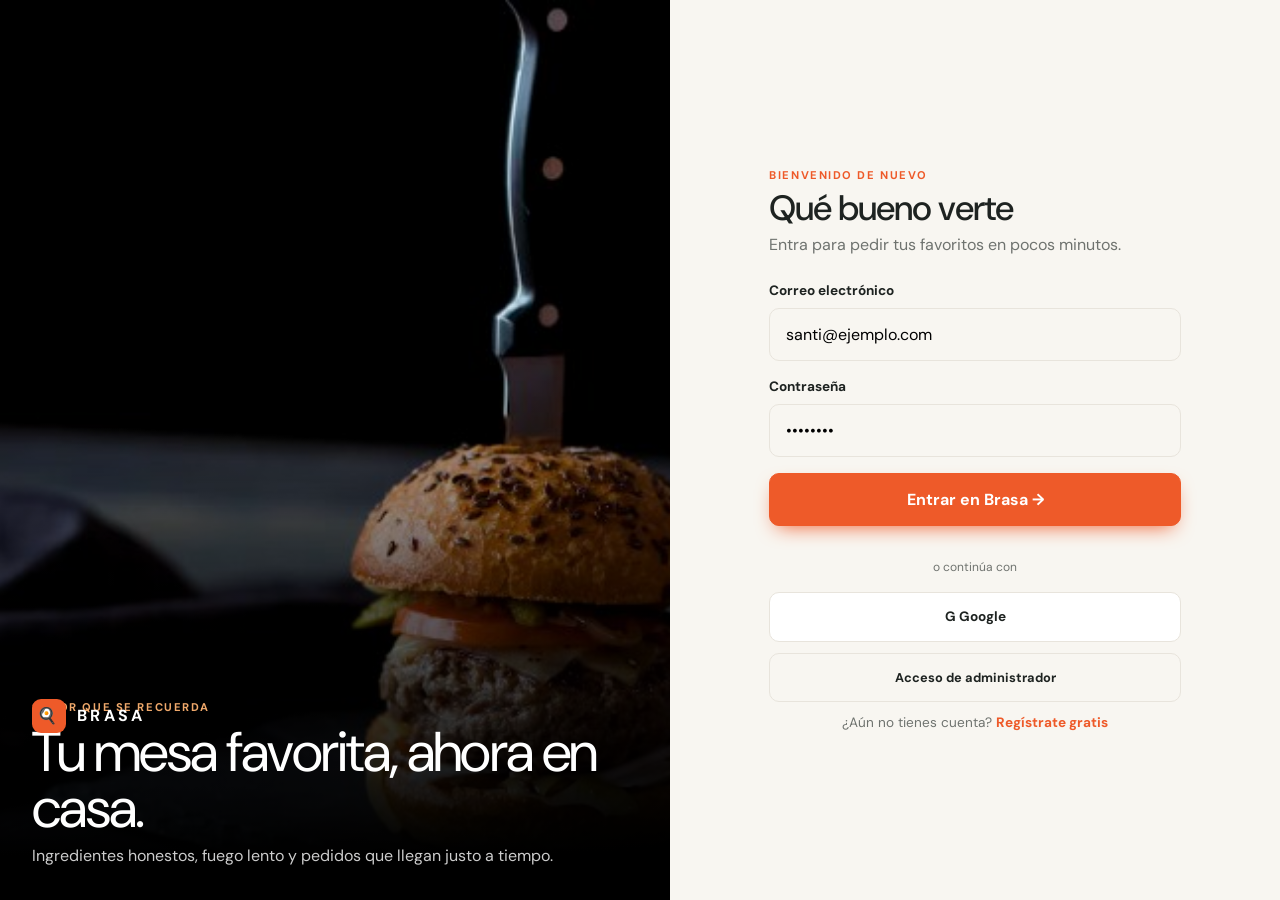
<file: index.html>
<!DOCTYPE html>
<html lang="es">
<head>
  <meta charset="utf-8">
  <meta http-equiv="refresh" content="0; url=login.html">
  <title>BRASA</title>
</head>
<body>
  <p>Entrando en <a href="login.html">BRASA</a>...</p>
</body>
</html>
</file>
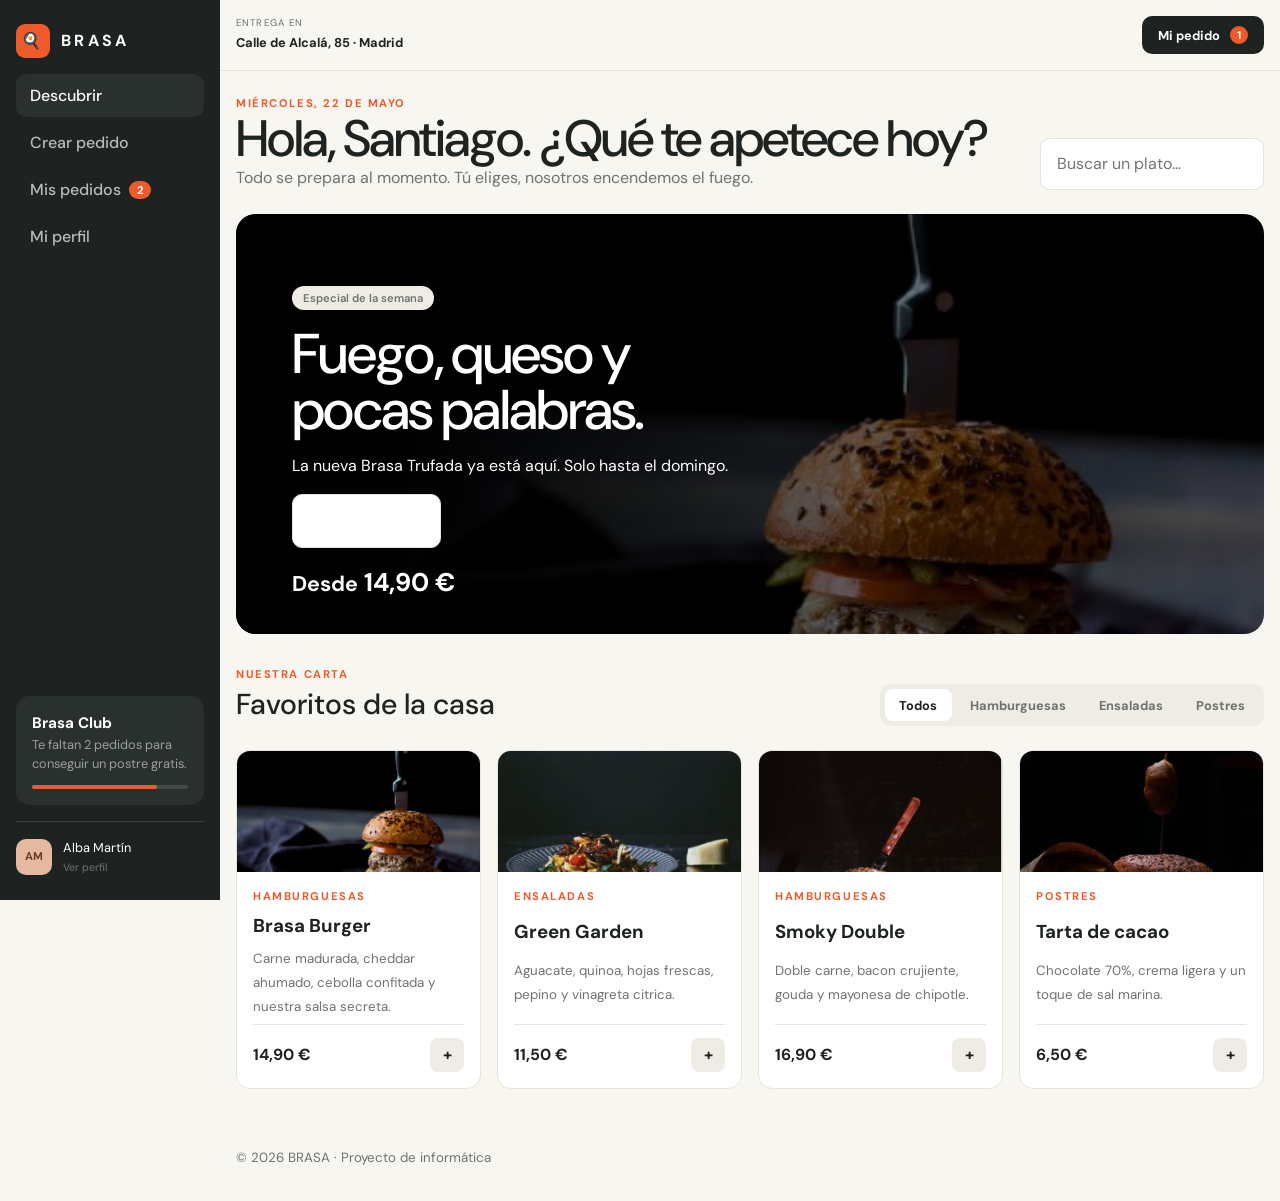
<file: page/index.html>
<!DOCTYPE html>
<html lang="es">
<head>
  <meta charset="utf-8">
  <meta name="viewport" content="width=device-width,initial-scale=1">
  <title>Descubrir · BRASA</title>
  <link rel="preconnect" href="https://fonts.googleapis.com">
  <link href="https://fonts.googleapis.com/css2?family=DM+Sans:wght@400;500;700&display=swap" rel="stylesheet">
  <!-- Apunta al CSS saliendo de la carpeta page -->
  <link rel="stylesheet" href="../css/styles.css">
</head>
<body>
<div class="app">
  <aside class="sidebar">
    <a class="logo" href="index.html"><span>🍳</span>BRASA</a>
    <nav aria-label="Principal">
      <ul>
        <li><a href="index.html" aria-current="page">Descubrir</a></li>
        <li><a href="crear.html">Crear pedido</a></li>
        <li><a href="mis-pedidos.html">Mis pedidos <span class="badge">2</span></a></li>
        <li><a href="perfil.html">Mi perfil</a></li>
      </ul>
    </nav>
    <div class="club">
      <strong>Brasa Club</strong>Te faltan 2 pedidos para conseguir un postre gratis.
      <div class="barra"><i></i></div>
    </div>
    <a class="usuario" href="perfil.html">
      <span class="avatar">AM</span>
      <span>Alba Martín<br><small class="muted">Ver perfil</small></span>
    </a>
  </aside>

  <div>
    <header class="topbar">
      <div class="entrega">
        <small>Entrega en</small>
        <strong>Calle de Alcalá, 85 · Madrid</strong>
      </div>
      <a class="btn-pedido" href="pedido.html">Mi pedido <span class="badge">1</span></a>
    </header>

    <main class="contenido">
      <header class="cabecera-pagina">
        <div>
          <p class="eyebrow">Miércoles, 22 de mayo</p>
          <h1>Hola, Santiago. ¿Qué te apetece hoy?</h1>
          <p class="muted">Todo se prepara al momento. Tú eliges, nosotros encendemos el fuego.</p>
        </div>
        <form role="search">
          <label class="sr" for="q" hidden>Buscar</label>
          <input id="q" type="search" placeholder="Buscar un plato…" style="padding:.8rem 1rem;border:1px solid var(--borde);border-radius:10px;width:100%;font:inherit">
        </form>
      </header>

      <section class="hero" aria-label="Especial de la semana">
        <div>
          <span class="tag">Especial de la semana</span>
          <h2 style="font-size:clamp(2rem,5vw,3.5rem);letter-spacing:-.03em;line-height:1;max-width:11ch">Fuego, queso y pocas palabras.</h2>
          <p>La nueva Brasa Trufada ya está aquí. Solo hasta el domingo.</p>
          <a class="btn" href="detalle.html">Descubrirla →</a>
          <p class="precio"><small>Desde</small> 14,90 €</p>
        </div>
      </section>

      <section aria-labelledby="carta" style="margin-top:var(--e4)">
        <div class="cabecera-pagina">
          <div>
            <p class="eyebrow">Nuestra carta</p>
            <h2 id="carta" style="font-size:1.8rem">Favoritos de la casa</h2>
          </div>
          <nav class="filtros" aria-label="Categorías">
            <a href="#" aria-current="true">Todos</a>
            <a href="#">Hamburguesas</a>
            <a href="#">Ensaladas</a>
            <a href="#">Postres</a>
          </nav>
        </div>

        <!-- 
          CAMBIO HITO 2: 
          La rejilla se deja VACÍA. El archivo main.js leerá el mockData.js 
          e inyectará las tarjetas de los platos automáticamente aquí.
        -->
        <div class="grid-platos"></div>

      </section>
    </main>

    <footer class="contenido muted"><small>© 2026 BRASA · Proyecto de informática</small></footer>
  </div>
</div>

<!-- Enlace al JavaScript modular del Hito 2 -->
<script type="module" src="../js/main.js"></script>
</body>
</html>
</file>
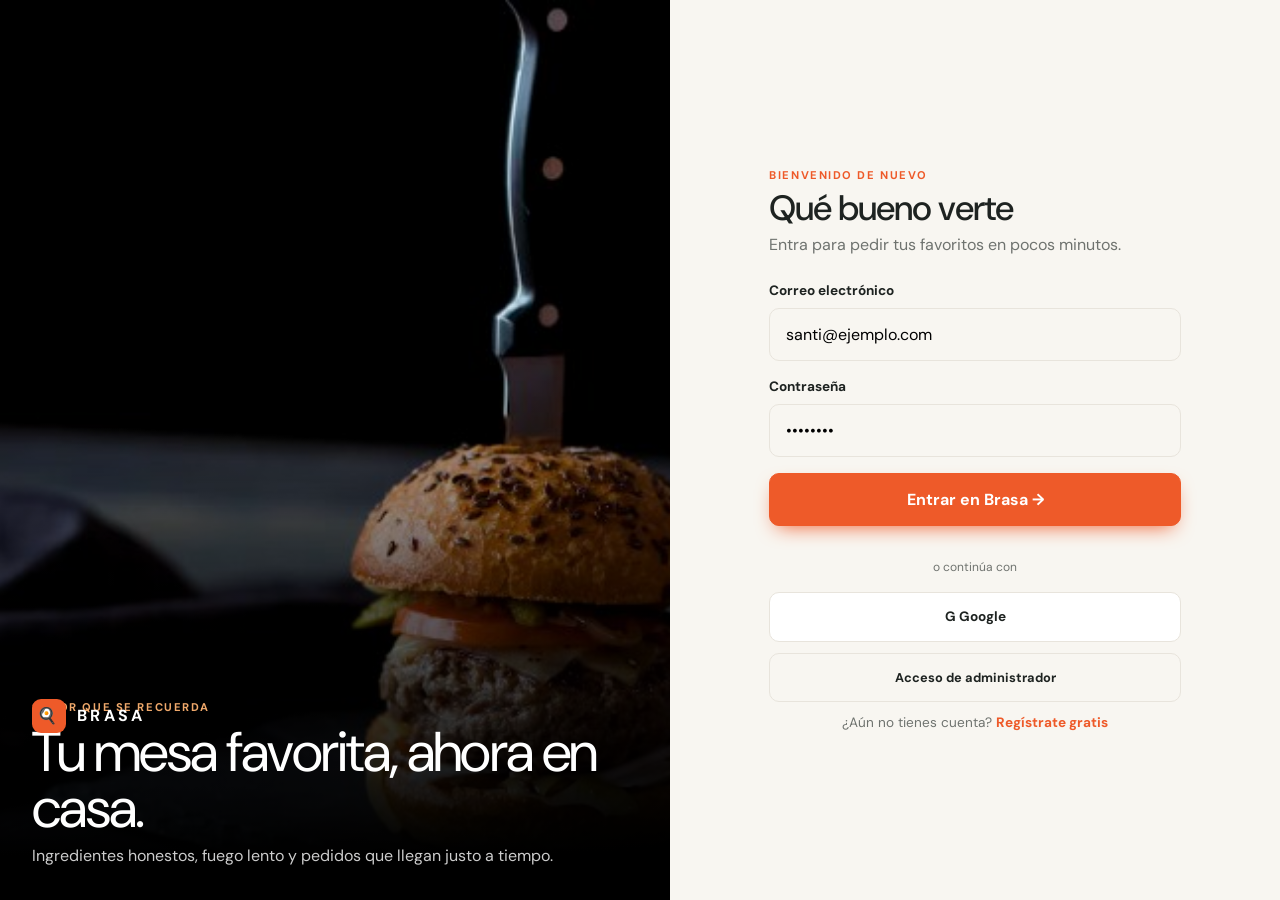
<file: login.html>
<!DOCTYPE html>
<html lang="es">
<head>
  <meta charset="utf-8">
  <meta name="viewport" content="width=device-width,initial-scale=1">
  <title>Entrar · BRASA</title>
  <link rel="preconnect" href="https://fonts.googleapis.com">
  <link href="https://fonts.googleapis.com/css2?family=DM+Sans:wght@400;500;700&display=swap" rel="stylesheet">
  <link rel="stylesheet" href="css/styles.css">
</head>
<body>
<div class="auth">
  <aside class="auth-img" aria-hidden="true">
    <div>
      <a class="logo" href="page/index.html" style="position:absolute;top:var(--e4);left:var(--e4)"><span>🍳</span>BRASA</a>
      <p class="eyebrow" style="color:#f0a96b">Sabor que se recuerda</p>
      <p style="font-size:3.5rem;line-height:1;letter-spacing:-.03em">Tu mesa favorita, ahora en casa.</p>
      <p style="opacity:.8">Ingredientes honestos, fuego lento y pedidos que llegan justo a tiempo.</p>
    </div>
  </aside>

  <main>
    <p class="eyebrow">Bienvenido de nuevo</p>
    <h1>Qué bueno verte</h1>
    <p class="muted">Entra para pedir tus favoritos en pocos minutos.</p>

    <form action="page/index.html">
      <div class="campo">
        <label for="em">Correo electrónico</label>
        <input id="em" type="email" value="santi@ejemplo.com" required>
      </div>
      <div class="campo">
        <label for="pw">Contraseña</label>
        <input id="pw" type="password" value="12345678" required>
      </div>
      <button class="btn btn-primary btn-block">Entrar en Brasa →</button>
    </form>

    <p class="sep">o continúa con</p>
    <div class="auth-alt">
      <a class="btn btn-block" href="page/index.html">G  Google</a>
      <a class="btn btn-block" href="page/index.html" style="background:var(--crema);font-size:.8rem">Acceso de administrador</a>
      <p class="muted">¿Aún no tienes cuenta? <a href="page/registro.html" style="color:var(--naranja);font-weight:700">Regístrate gratis</a></p>
    </div>
  </main>
</div>

<!-- Enlace al JavaScript modular del Hito 2 (ruta desde la raíz) -->
<script type="module" src="./js/main.js"></script>
</body>
</html>
</file>
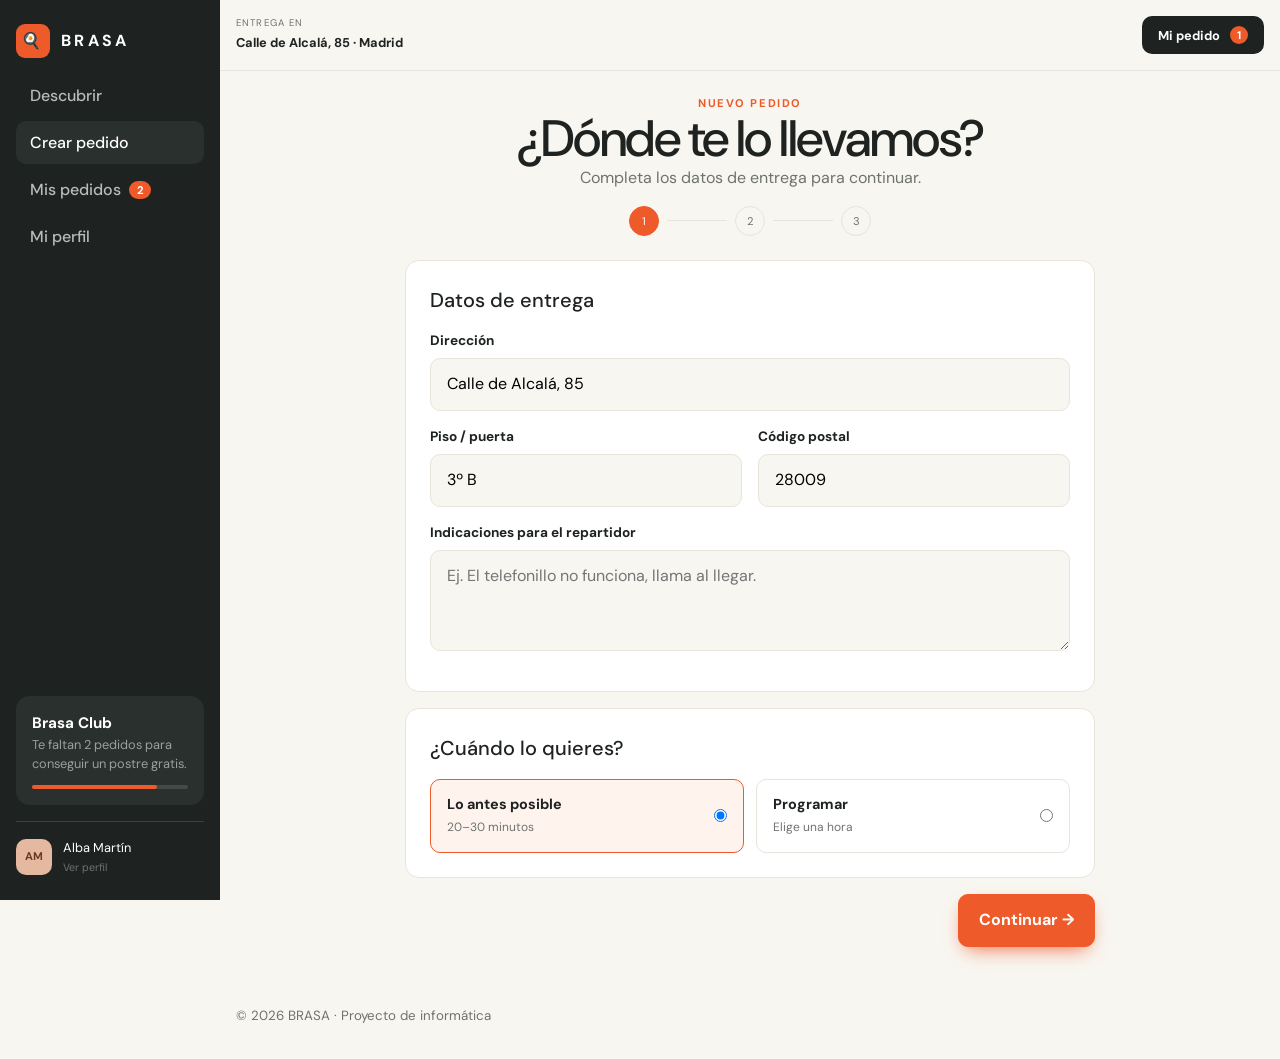
<file: page/crear.html>
<!DOCTYPE html>
<html lang="es">
<head>
  <meta charset="utf-8">
  <meta name="viewport" content="width=device-width,initial-scale=1">
  <title>Crear pedido · BRASA</title>
  <link rel="preconnect" href="https://fonts.googleapis.com">
  <link href="https://fonts.googleapis.com/css2?family=DM+Sans:wght@400;500;700&display=swap" rel="stylesheet">
  <!-- Apunta al CSS saliendo de la carpeta page -->
  <link rel="stylesheet" href="../css/styles.css">
</head>
<body>
<div class="app">
  <aside class="sidebar">
    <!-- Enlaces internos dentro de page -->
    <a class="logo" href="index.html"><span>🍳</span>BRASA</a>
    <nav aria-label="Principal">
      <ul>
        <li><a href="index.html">Descubrir</a></li>
        <li><a href="crear.html" aria-current="page">Crear pedido</a></li>
        <li><a href="mis-pedidos.html">Mis pedidos <span class="badge">2</span></a></li>
        <li><a href="perfil.html">Mi perfil</a></li>
      </ul>
    </nav>
    <div class="club">
      <strong>Brasa Club</strong>Te faltan 2 pedidos para conseguir un postre gratis.
      <div class="barra"><i></i></div>
    </div>
    <a class="usuario" href="perfil.html">
      <span class="avatar">AM</span>
      <span>Alba Martín<br><small class="muted">Ver perfil</small></span>
    </a>
  </aside>

  <div>
    <header class="topbar">
      <div class="entrega">
        <small>Entrega en</small>
        <strong>Calle de Alcalá, 85 · Madrid</strong>
      </div>
      <a class="btn-pedido" href="pedido.html">Mi pedido <span class="badge">1</span></a>
    </header>

    <main class="contenido">
      <div class="centrado">
        <p class="eyebrow">Nuevo pedido</p>
        <h1>¿Dónde te lo llevamos?</h1>
        <p class="muted">Completa los datos de entrega para continuar.</p>
        <ol class="pasos">
          <li class="activo">1</li><hr><li>2</li><hr><li>3</li>
        </ol>

        <form action="pedido.html">
          <section class="card">
            <h2 style="margin-bottom:var(--e2)">Datos de entrega</h2>
            <div class="campo">
              <label for="dir">Dirección</label>
              <input id="dir" value="Calle de Alcalá, 85" required>
            </div>
            <div class="fila">
              <div class="campo">
                <label for="piso">Piso / puerta</label>
                <input id="piso" value="3º B">
              </div>
              <div class="campo">
                <label for="cp">Código postal</label>
                <input id="cp" value="28009" inputmode="numeric">
              </div>
            </div>
            <div class="campo">
              <label for="ind">Indicaciones para el repartidor</label>
              <textarea id="ind" rows="3" placeholder="Ej. El telefonillo no funciona, llama al llegar."></textarea>
            </div>
          </section>

          <section class="card">
            <h2 style="margin-bottom:var(--e2)">¿Cuándo lo quieres?</h2>
            <div class="opciones-tiempo">
              <label class="opcion">
                <span><b>Lo antes posible</b><br><small class="muted">20–30 minutos</small></span>
                <input type="radio" name="cuando" checked>
              </label>
              <label class="opcion">
                <span><b>Programar</b><br><small class="muted">Elige una hora</small></span>
                <input type="radio" name="cuando">
              </label>
            </div>
          </section>

          <div style="text-align:right">
            <button class="btn btn-primary">Continuar →</button>
          </div>
        </form>
      </div>
    </main>

    <footer class="contenido muted"><small>© 2026 BRASA · Proyecto de informática</small></footer>
  </div>
</div>

<!-- Enlace al JavaScript modular del Hito 2 -->
<script type="module" src="../js/main.js"></script>
</body>
</html>
</file>
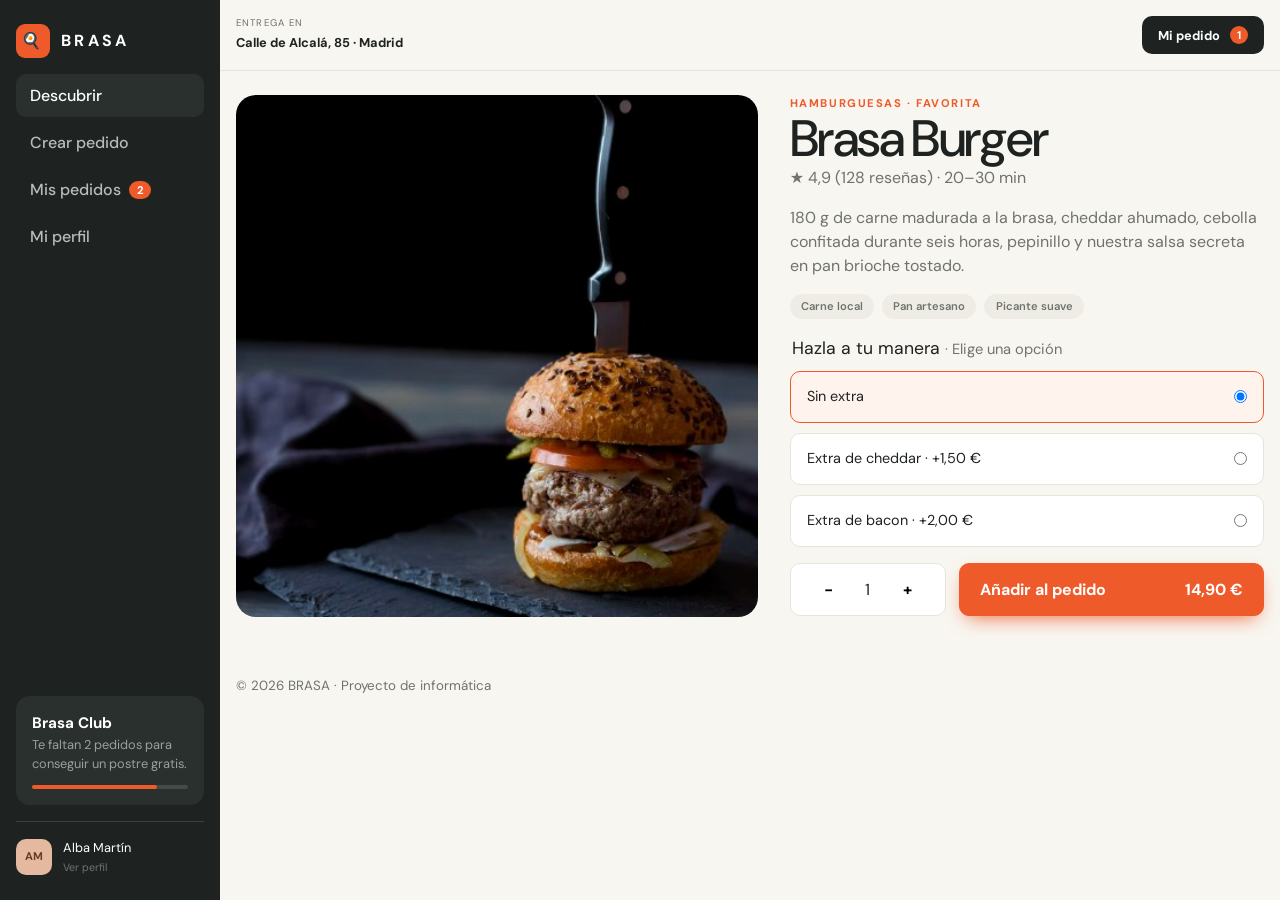
<file: page/detalle.html>
<!DOCTYPE html>
<html lang="es"><head><meta charset="utf-8"><meta name="viewport" content="width=device-width,initial-scale=1">
<title>Brasa Burger · BRASA</title>
<link rel="preconnect" href="https://fonts.googleapis.com"><link href="https://fonts.googleapis.com/css2?family=DM+Sans:wght@400;500;700&display=swap" rel="stylesheet">
<!-- CORREGIDO: Apunta al CSS saliendo de la carpeta page -->
<link rel="stylesheet" href="../css/styles.css"></head><body>
<div class="app">
<aside class="sidebar">
<!-- CORREGIDO: Enlaces internos dentro de page -->
<a class="logo" href="index.html"><span>🍳</span>BRASA</a>
<nav aria-label="Principal"><ul>
<li><a href="index.html" aria-current="page">Descubrir</a></li>
<li><a href="crear.html">Crear pedido</a></li>
<li><a href="mis-pedidos.html">Mis pedidos <span class=badge>2</span></a></li>
<li><a href="perfil.html">Mi perfil</a></li>
</ul></nav>
<div class="club"><strong>Brasa Club</strong>Te faltan 2 pedidos para conseguir un postre gratis.<div class="barra"><i></i></div></div>
<a class="usuario" href="perfil.html"><span class="avatar">AM</span><span>Alba Martín<br><small class="muted">Ver perfil</small></span></a></aside>
<div>
<header class="topbar"><div class="entrega"><small>Entrega en</small><strong>Calle de Alcalá, 85 · Madrid</strong></div>
<a class="btn-pedido" href="pedido.html">Mi pedido <span class="badge">1</span></a></header>
<main class="contenido">
<article class="detalle">
<!-- CORREGIDO: La imagen sale de la carpeta page -->
<img src="../img/brasa-burger.jpg" alt="Brasa Burger con cuchillo clavado">
<div>
<p class="eyebrow">Hamburguesas · Favorita</p><h1>Brasa Burger</h1><p class="muted">★ 4,9 (128 reseñas) · 20–30 min</p>
<p class="muted" style="margin:var(--e2) 0">180 g de carne madurada a la brasa, cheddar ahumado, cebolla confitada durante seis horas, pepinillo y nuestra salsa secreta en pan brioche tostado.</p>
<p style="display:flex;gap:.5rem;flex-wrap:wrap"><span class="tag">Carne local</span><span class="tag">Pan artesano</span><span class="tag">Picante suave</span></p>
<form action="pedido.html">
<fieldset class="opciones"><legend style="font-size:1.1rem;margin:var(--e2) 0 .6rem">Hazla a tu manera <small class="muted">· Elige una opción</small></legend>
<label class="opcion">Sin extra<input type="radio" name="extra" checked></label>
<label class="opcion">Extra de cheddar · +1,50 €<input type="radio" name="extra"></label>
<label class="opcion">Extra de bacon · +2,00 €<input type="radio" name="extra"></label>
</fieldset>
<div class="compra">
<div class="cantidad"><button type="button" class="btn" style="border:0" aria-label="Menos">−</button>1<button type="button" class="btn" style="border:0" aria-label="Más">+</button></div>
<button class="btn btn-primary">Añadir al pedido <span>14,90 €</span></button>
</div>
</form>
</div>
</article>
</main>
<footer class="contenido muted"><small>© 2026 BRASA · Proyecto de informática</small></footer>
</div></div></body></html>
</file>
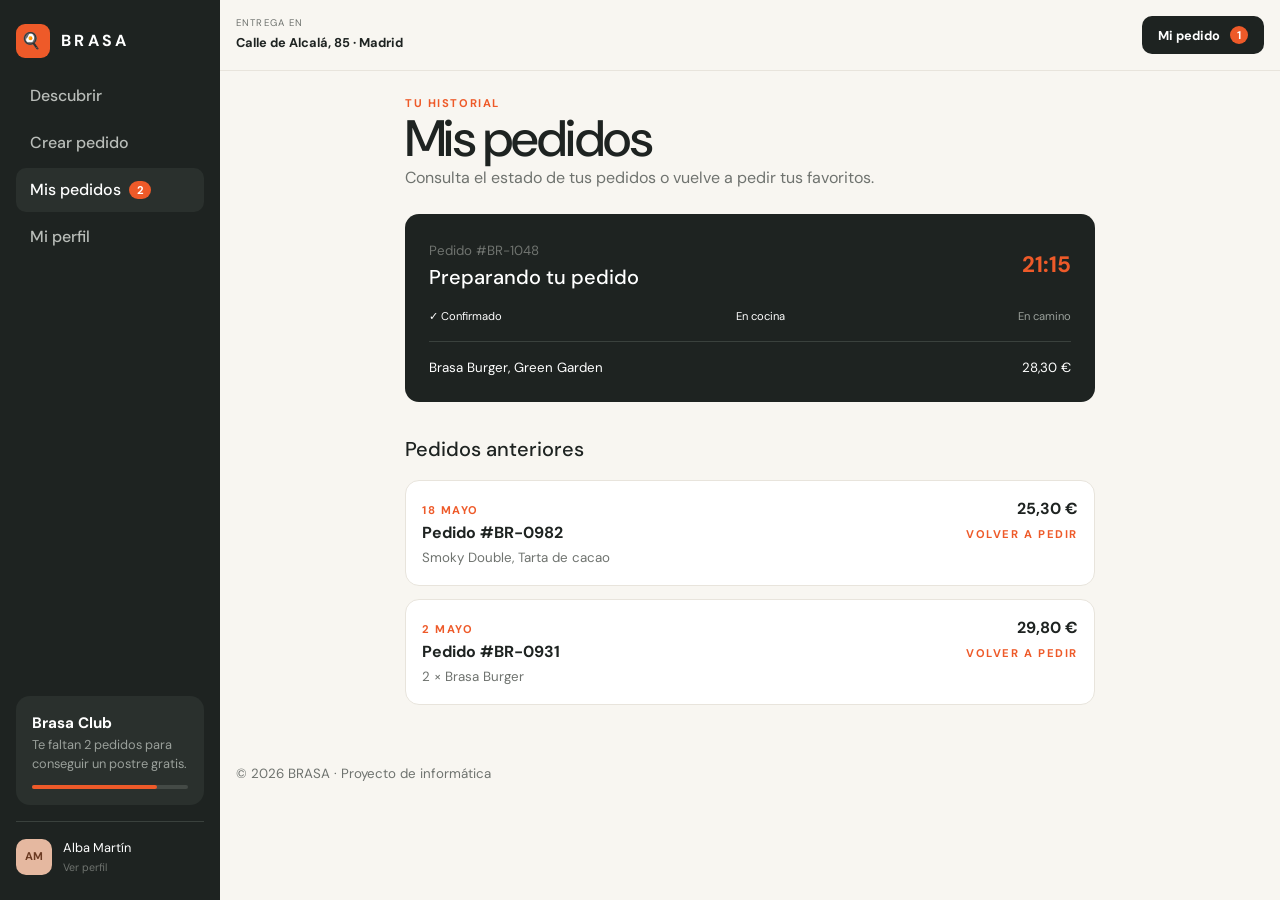
<file: page/mis-pedidos.html>
<!DOCTYPE html>
<html lang="es"><head><meta charset="utf-8"><meta name="viewport" content="width=device-width,initial-scale=1">
<title>Mis pedidos · BRASA</title>
<link rel="preconnect" href="https://fonts.googleapis.com"><link href="https://fonts.googleapis.com/css2?family=DM+Sans:wght@400;500;700&display=swap" rel="stylesheet">
<!-- CORREGIDO: Apunta al CSS saliendo de la carpeta page -->
<link rel="stylesheet" href="../css/styles.css"></head><body>
<div class="app">
<aside class="sidebar"><a class="logo" href="index.html"><span>🍳</span>BRASA</a>
<nav aria-label="Principal"><ul><li><a href="index.html">Descubrir</a></li><li><a href="crear.html">Crear pedido</a></li><li><a href="mis-pedidos.html" aria-current="page">Mis pedidos <span class=badge>2</span></a></li><li><a href="perfil.html">Mi perfil</a></li></ul></nav>
<div class="club"><strong>Brasa Club</strong>Te faltan 2 pedidos para conseguir un postre gratis.<div class="barra"><i></i></div></div>
<a class="usuario" href="perfil.html"><span class="avatar">AM</span><span>Alba Martín<br><small class="muted">Ver perfil</small></span></a></aside>
<div>
<header class="topbar"><div class="entrega"><small>Entrega en</small><strong>Calle de Alcalá, 85 · Madrid</strong></div>
<a class="btn-pedido" href="pedido.html">Mi pedido <span class="badge">1</span></a></header>
<main class="contenido"><div style="max-width:690px;margin:auto"><p class="eyebrow">Tu historial</p><h1>Mis pedidos</h1><p class="muted">Consulta el estado de tus pedidos o vuelve a pedir tus favoritos.</p>
<section class="estado" style="margin-top:var(--e3)" aria-label="Pedido en curso"><header><div><small class="muted">Pedido #BR-1048</small><h2>Preparando tu pedido</h2></div><span class="hora">21:15</span></header>
<ol><li class="ok">✓ Confirmado</li><li class="ahora">En cocina</li><li>En camino</li></ol><p style="display:flex;justify-content:space-between"><small>Brasa Burger, Green Garden</small><small>28,30 €</small></p></section>
<h2 style="margin-top:var(--e4)">Pedidos anteriores</h2><ul class="lista">
<li><div><small class="eyebrow">18 mayo</small><br><b>Pedido #BR-0982</b><br><small class="muted">Smoky Double, Tarta de cacao</small></div><div style="text-align:right"><b>25,30 €</b><br><a class="eyebrow" href="detalle.html">Volver a pedir</a></div></li>
<li><div><small class="eyebrow">2 mayo</small><br><b>Pedido #BR-0931</b><br><small class="muted">2 × Brasa Burger</small></div><div style="text-align:right"><b>29,80 €</b><br><a class="eyebrow" href="detalle.html">Volver a pedir</a></div></li></ul></div></main>
<footer class="contenido muted"><small>© 2026 BRASA · Proyecto de informática</small></footer>
</div></div></body></html>
</file>
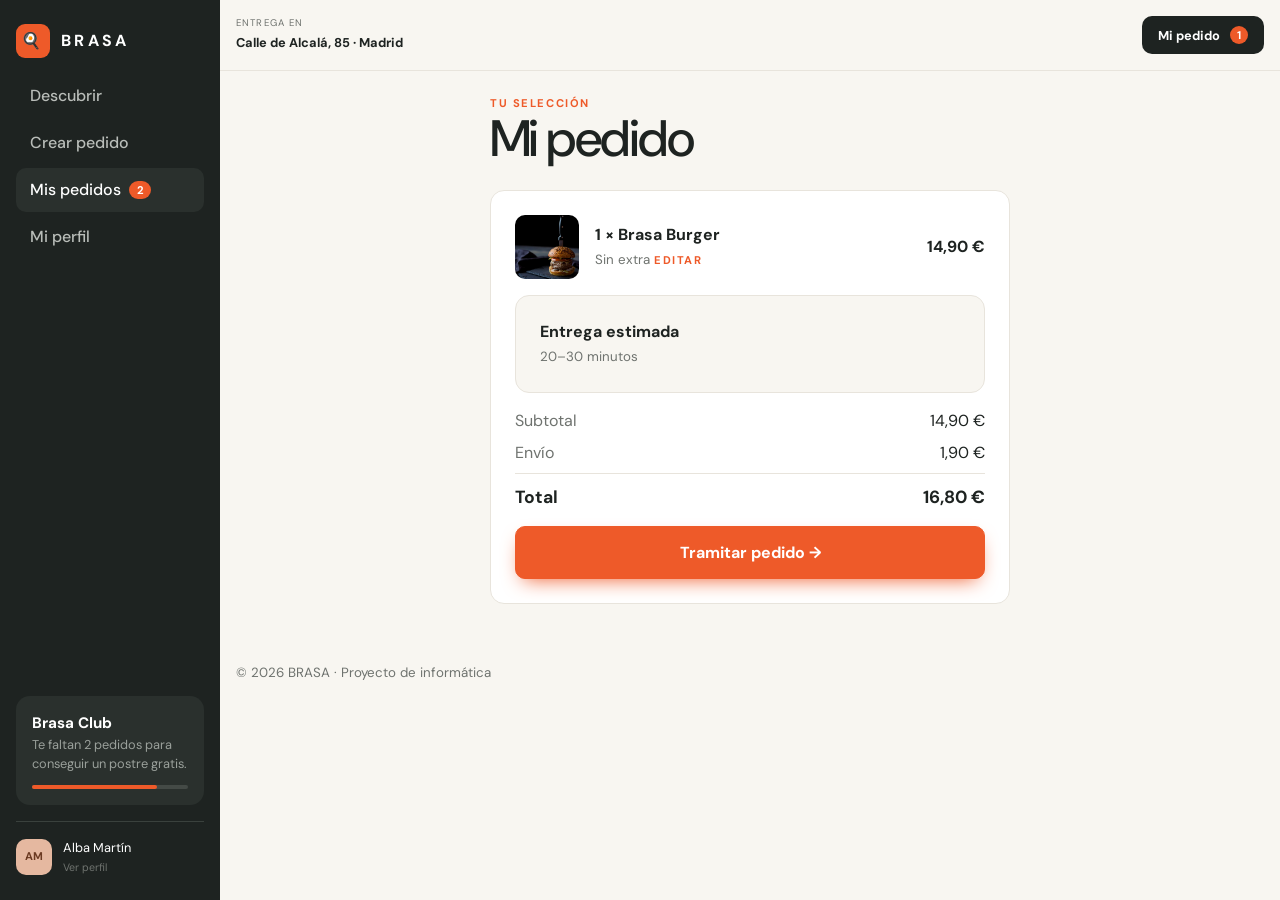
<file: page/pedido.html>
<!DOCTYPE html>
<html lang="es">
<head>
    <meta charset="utf-8">
    <meta name="viewport" content="width=device-width, initial-scale=1">
    <title>Mi pedido · BRASA</title>
    <link rel="preconnect" href="https://fonts.googleapis.com">
    <link href="https://fonts.googleapis.com/css2?family=DM+Sans:wght@400;500;700&display=swap" rel="stylesheet">
    <!-- CORREGIDO: Apunta al CSS saliendo de la carpeta page -->
    <link rel="stylesheet" href="../css/styles.css">
</head>
<body>
    <div class="app">
        <aside class="sidebar">
            <a class="logo" href="index.html"><span>🍳</span>BRASA</a>
            <nav aria-label="Principal">
                <ul>
                    <li><a href="index.html">Descubrir</a></li>
                    <li><a href="crear.html">Crear pedido</a></li>
                    <li><a href="mis-pedidos.html" aria-current="page">Mis pedidos <span class="badge">2</span></a></li>
                    <li><a href="perfil.html">Mi perfil</a></li>
                </ul>
            </nav>
            <div class="club">
                <strong>Brasa Club</strong>Te faltan 2 pedidos para conseguir un postre gratis.
                <div class="barra"><i></i></div>
            </div>
            <a class="usuario" href="perfil.html">
                <span class="avatar">AM</span>
                <span>Alba Martín<br><small class="muted">Ver perfil</small></span>
            </a>
        </aside>

        <div>
            <header class="topbar">
                <div class="entrega">
                    <small>Entrega en</small>
                    <strong>Calle de Alcalá, 85 · Madrid</strong>
                </div>
                <a class="btn-pedido" href="pedido.html">Mi pedido <span class="badge">1</span></a>
            </header>

            <main class="contenido">
                <div style="max-width:520px;margin:auto">
                    <p class="eyebrow">Tu selección</p>
                    <h1>Mi pedido</h1>
                    
                    <section class="card" style="margin-top:var(--e3)">
                        <div style="display:flex;gap:var(--e2);align-items:center">
                            <!-- CORREGIDO: La imagen sale de la carpeta page -->
                            <img src="../img/brasa-burger.jpg" alt="" width="64" height="64" style="border-radius:10px;object-fit:cover">
                            <div style="flex:1">
                                <b>1 × Brasa Burger</b><br>
                                <small class="muted">Sin extra</small> 
                                <a class="eyebrow" href="detalle.html">Editar</a>
                            </div>
                            <b>14,90 €</b>
                        </div>

                        <p class="card" style="background:var(--crema);margin:var(--e2) 0">
                            <b>Entrega estimada</b><br>
                            <small class="muted">20–30 minutos</small>
                        </p>

                        <div class="resumen">
                            <div><span class="muted">Subtotal</span><span>14,90 €</span></div>
                            <div><span class="muted">Envío</span><span>1,90 €</span></div>
                            <div class="total"><span>Total</span><span>16,80 €</span></div>
                        </div>

                        <a class="btn btn-primary btn-block" href="mis-pedidos.html">Tramitar pedido →</a>
                    </section>
                </div>
            </main>

            <footer class="contenido muted">
                <small>© 2026 BRASA · Proyecto de informática</small>
            </footer>
        </div>
    </div>
</body>
</html>
</file>
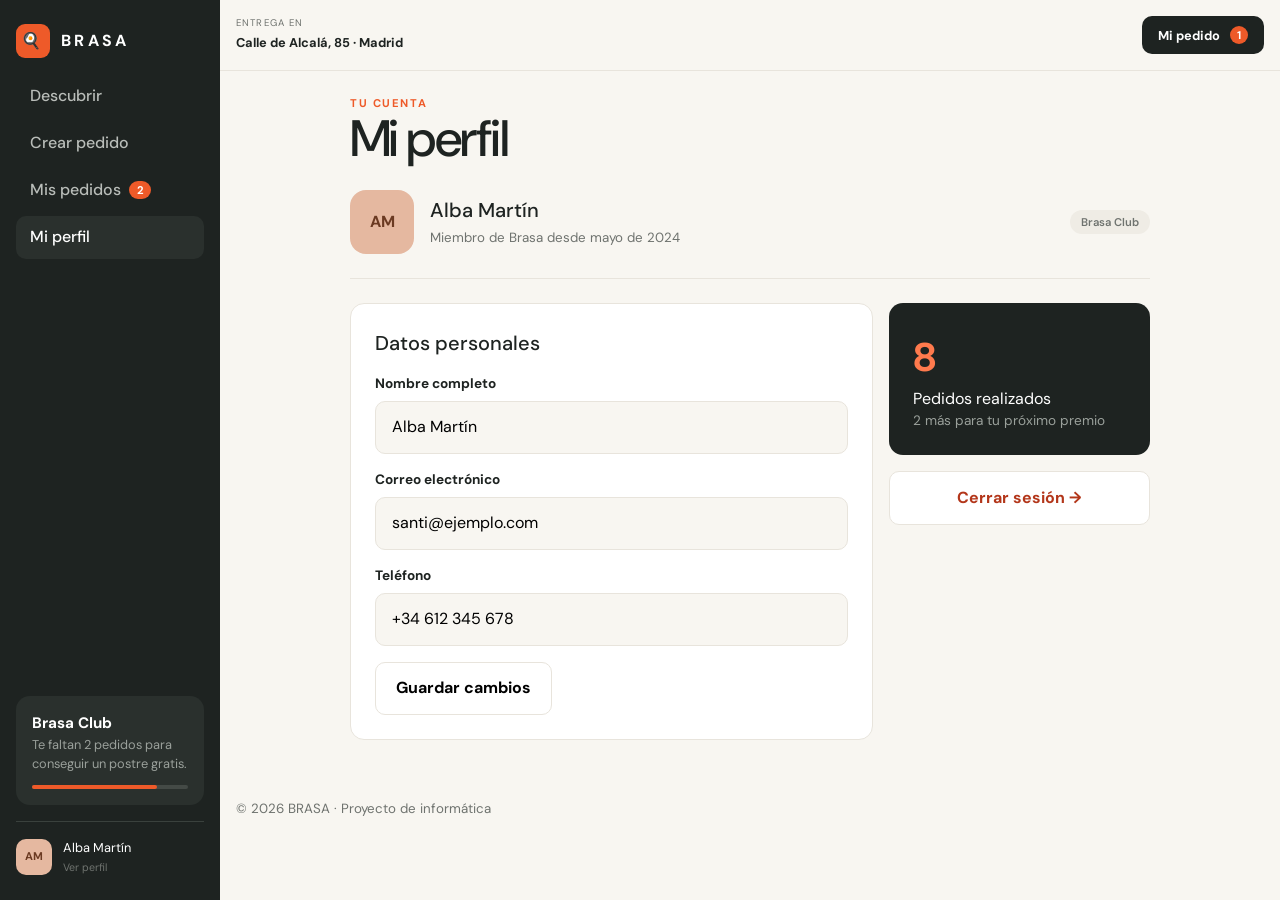
<file: page/perfil.html>
<!DOCTYPE html>
<html lang="es">
<head>
    <meta charset="utf-8">
    <meta name="viewport" content="width=device-width, initial-scale=1">
    <title>Mi perfil · BRASA</title>
    <link rel="preconnect" href="https://fonts.googleapis.com">
    <link href="https://fonts.googleapis.com/css2?family=DM+Sans:wght@400;500;700&display=swap" rel="stylesheet">
    <!-- Apunta al CSS saliendo de la carpeta page -->
    <link rel="stylesheet" href="../css/styles.css">
</head>
<body>
    <div class="app">
        <aside class="sidebar">
            <a class="logo" href="index.html"><span>🍳</span>BRASA</a>
            <nav aria-label="Principal">
                <ul>
                    <li><a href="index.html">Descubrir</a></li>
                    <li><a href="crear.html">Crear pedido</a></li>
                    <li><a href="mis-pedidos.html">Mis pedidos <span class="badge">2</span></a></li>
                    <li><a href="perfil.html" aria-current="page">Mi perfil</a></li>
                </ul>
            </nav>
            <div class="club">
                <strong>Brasa Club</strong>Te faltan 2 pedidos para conseguir un postre gratis.
                <div class="barra"><i></i></div>
            </div>
            <a class="usuario" href="perfil.html">
                <span class="avatar">AM</span>
                <span>Alba Martín<br><small class="muted">Ver perfil</small></span>
            </a>
        </aside>

        <div>
            <header class="topbar">
                <div class="entrega">
                    <small>Entrega en</small>
                    <strong>Calle de Alcalá, 85 · Madrid</strong>
                </div>
                <a class="btn-pedido" href="pedido.html">Mi pedido <span class="badge">1</span></a>
            </header>

            <main class="contenido">
                <div style="max-width:800px;margin:auto">
                    <p class="eyebrow">Tu cuenta</p>
                    <h1>Mi perfil</h1>

                    <header style="display:flex;gap:var(--e2);align-items:center;margin:var(--e3) 0;padding-bottom:var(--e3);border-bottom:1px solid var(--borde)">
                        <span class="avatar">AM</span>
                        <div>
                            <h2>Alba Martín</h2>
                            <small class="muted">Miembro de Brasa desde mayo de 2024</small>
                        </div>
                        <span class="tag" style="margin-left:auto">Brasa Club</span>
                    </header>

                    <div class="perfil-grid">
                        <form class="card">
                            <h2 style="margin-bottom:var(--e2)">Datos personales</h2>
                            <div class="campo">
                                <label for="n">Nombre completo</label>
                                <input id="n" value="Alba Martín" required>
                            </div>
                            <div class="campo">
                                <label for="e">Correo electrónico</label>
                                <input id="e" type="email" value="santi@ejemplo.com" required>
                            </div>
                            <div class="campo">
                                <label for="t">Teléfono</label>
                                <input id="t" type="tel" value="+34 612 345 678" required>
                            </div>
                            <button class="btn">Guardar cambios</button>
                        </form>

                        <div style="display:grid;gap:var(--e2);align-content:start">
                            <div class="kpi">
                                <b>8</b>Pedidos realizados
                                <p style="color:#9aa09b;font-size:.85rem">2 más para tu próximo premio</p>
                            </div>
                            <!-- El cierre de sesión sale de la carpeta page para ir al login exterior -->
                            <a class="btn" href="../login.html" style="color:#b3361a">Cerrar sesión →</a>
                        </div>
                    </div>
                </div>
            </main>

            <footer class="contenido muted">
                <small>© 2026 BRASA · Proyecto de informática</small>
            </footer>
        </div>
    </div>

    <!-- Enlace al JavaScript modular del Hito 2 -->
    <script type="module" src="../js/main.js"></script>
</body>
</html>
</file>
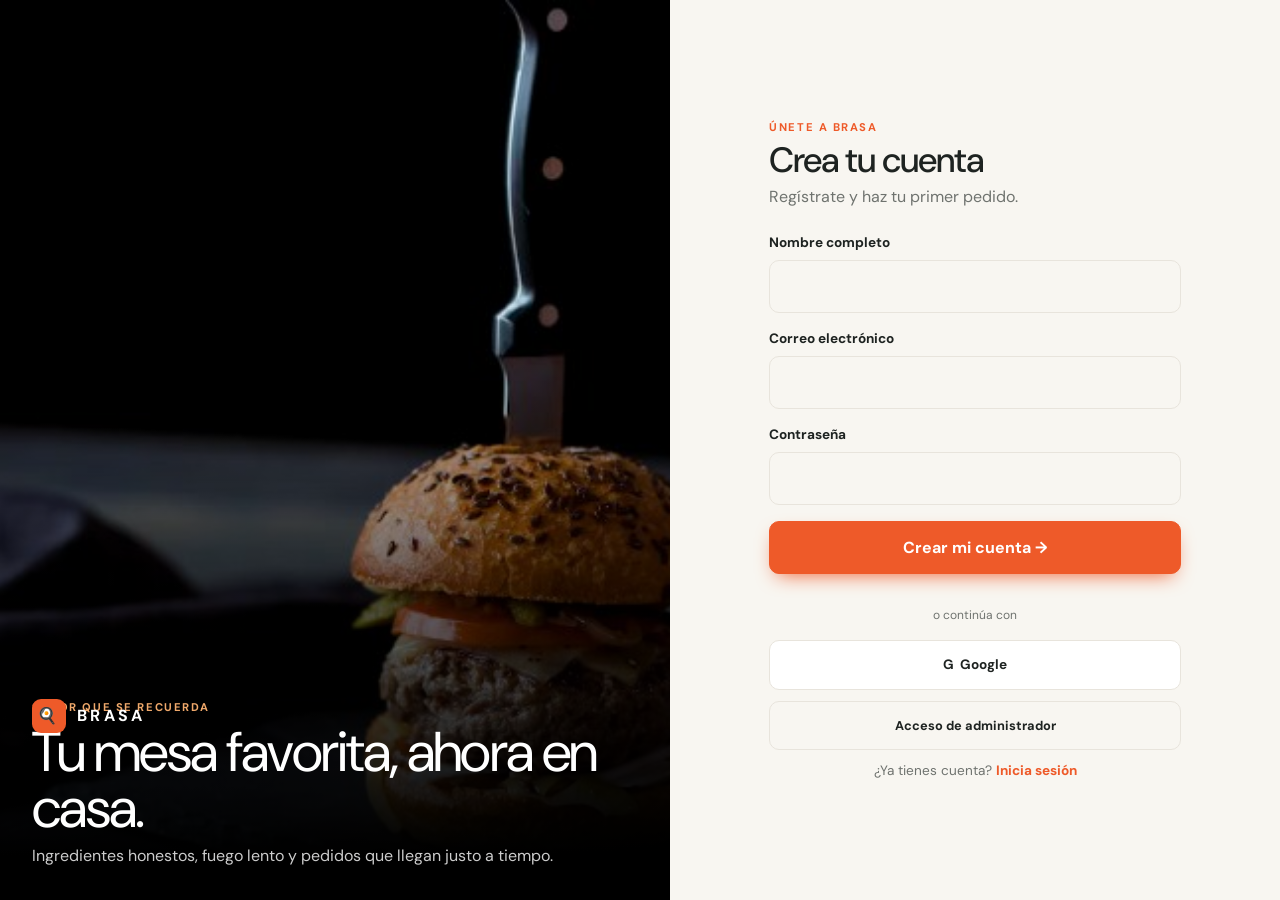
<file: page/registro.html>
<!DOCTYPE html>
<html lang="es">
<head>
    <meta charset="utf-8">
    <meta name="viewport" content="width=device-width, initial-scale=1">
    <title>Registro · BRASA</title>
    <link rel="preconnect" href="https://fonts.googleapis.com">
    <link href="https://fonts.googleapis.com/css2?family=DM+Sans:wght@400;500;700&display=swap" rel="stylesheet">
    <!-- Apunta al CSS saliendo de la carpeta page -->
    <link rel="stylesheet" href="../css/styles.css">
</head>
<body>
    <div class="auth">
        <aside class="auth-img" aria-hidden="true">
            <div>
                <!-- El logo apunta al index dentro de page -->
                <a class="logo" href="index.html" style="position:absolute;top:var(--e4);left:var(--e4)"><span>🍳</span>BRASA</a>
                <p class="eyebrow" style="color:#f0a96b">Sabor que se recuerda</p>
                <p style="font-size:3.5rem;line-height:1;letter-spacing:-.03em">Tu mesa favorita, ahora en casa.</p>
                <p style="opacity:.8">Ingredientes honestos, fuego lento y pedidos que llegan justo a tiempo.</p>
            </div>
        </aside>

        <main>
            <p class="eyebrow">Únete a Brasa</p>
            <h1>Crea tu cuenta</h1>
            <p class="muted">Regístrate y haz tu primer pedido.</p>
            
            <!-- El formulario redirige al index dentro de page -->
            <form action="index.html">
                <div class="campo">
                    <label for="nm">Nombre completo</label>
                    <input id="nm" type="text" required>
                </div>
                <div class="campo">
                    <label for="em">Correo electrónico</label>
                    <input id="em" type="email" value="" required>
                </div>
                <div class="campo">
                    <label for="pw">Contraseña</label>
                    <input id="pw" type="password" value="" required>
                </div>
                <button class="btn btn-primary btn-block">Crear mi cuenta →</button>
            </form>

            <p class="sep">o continúa con</p>
            <div class="auth-alt">
                <!-- Botón de Google hacia el index de page -->
                <a class="btn btn-block" href="index.html">G  Google</a>
                <!-- Acceso admin hacia el index de page -->
                <a class="btn btn-block" href="index.html" style="background:var(--crema);font-size:.8rem">Acceso de administrador</a>
                
                <p class="muted">¿Ya tienes cuenta? 
                    <!-- Iniciar sesión sale de la carpeta page para ir al login exterior -->
                    <a href="../login.html" style="color:var(--naranja);font-weight:700">Inicia sesión</a>
                </p>
            </div>
        </main>
    </div>

    <!-- Enlace al JavaScript modular del Hito 2 -->
    <script type="module" src="../js/main.js"></script>
</body>
</html>
</file>
<file: css/styles.css>
/* BRASA · Mobile first */
:root{
  --naranja:#ee5a29; 
  --naranja-suave:#fff3ee; 
  --carbon:#1e2321; 
  --carbon-2:#2a302d;
  --crema:#f8f6f1; 
  --blanco:#fff; 
  --texto:#1e2321; 
  --gris:#6f736f; 
  --borde:#e8e4dc; 
  --verde:#1f6b4f;
  --fuente:'DM Sans',system-ui,sans-serif;
  --e1:.5rem; --e2:1rem; --e3:1.5rem; --e4:2rem; --radio:14px;
}

*{box-sizing:border-box;margin:0}

body{font-family:var(--fuente);background:var(--crema);color:var(--texto);line-height:1.5}

img{
  max-width:100%;display:block
}

a{color:inherit;text-decoration:none}
:focus-visible{outline:2px solid var(--naranja);outline-offset:2px}
.eyebrow{font-size:.7rem;letter-spacing:.14em;text-transform:uppercase;color:var(--naranja);font-weight:700}
h1{font-size:clamp(2rem,6vw,3.2rem);letter-spacing:-.03em;line-height:1.05;font-weight:500}
h2{font-size:1.25rem;font-weight:500}
.muted{color:var(--gris)}
.btn{display:inline-flex;align-items:center;justify-content:center;gap:.5rem;padding:.85rem 1.25rem;border-radius:10px;border:1px solid var(--borde);background:var(--blanco);font:inherit;font-weight:700;cursor:pointer}
.btn-primary{background:var(--naranja);border-color:var(--naranja);color:#fff;box-shadow:0 8px 20px -8px var(--naranja)}
.btn-block{width:100%}
.tag{font-size:.7rem;background:#efece5;color:var(--gris);padding:.25rem .7rem;border-radius:99px;font-weight:600}
.card{background:var(--blanco);border:1px solid var(--borde);border-radius:var(--radio);padding:var(--e3)}


/* Formularios */
.campo{display:grid;gap:.4rem;margin-bottom:var(--e2)}
.campo label{font-size:.85rem;font-weight:700}
.campo input,.campo textarea{font:inherit;padding:.85rem 1rem;border:1px solid var(--borde);border-radius:10px;background:var(--crema);width:100%}
.fila{display:grid;gap:var(--e2)}


/* Shell de la app */
.app{min-height:100vh}
.sidebar{background:var(--carbon);color:#fff;padding:var(--e2);display:flex;flex-direction:column;gap:var(--e2)}
.logo{display:flex;align-items:center;gap:.7rem;font-weight:700;letter-spacing:.2em}
.logo span{background:var(--naranja);width:34px;height:34px;border-radius:9px;display:grid;place-items:center}
.sidebar nav ul{list-style:none;padding:0;display:flex;gap:.25rem;overflow-x:auto}
.sidebar nav a{display:flex;gap:.5rem;align-items:center;padding:.6rem .9rem;border-radius:10px;color:#b9bdb9;white-space:nowrap;font-weight:500}
.sidebar nav a[aria-current="page"]{background:var(--carbon-2);color:#fff}
.badge{background:var(--naranja);color:#fff;border-radius:99px;font-size:.7rem;padding:.05rem .45rem;font-weight:700}
.club,.usuario{display:none}
.club{background:var(--carbon-2);border-radius:var(--radio);padding:var(--e2);font-size:.8rem;color:#9aa09b}
.club strong{color:#fff;display:block;font-size:.95rem}
.barra{height:4px;background:#444a46;border-radius:9px;margin-top:.7rem}
.barra i{display:block;height:100%;width:80%;background:var(--naranja);border-radius:9px}
.topbar{display:flex;justify-content:space-between;align-items:center;gap:var(--e2);padding:var(--e2);border-bottom:1px solid var(--borde)}
.entrega small{display:block;font-size:.6rem;letter-spacing:.12em;color:var(--gris);text-transform:uppercase}
.entrega strong{font-size:.8rem}
.btn-pedido{background:var(--carbon);color:#fff;border-radius:10px;padding:.6rem 1rem;font-size:.8rem;font-weight:700;display:flex;gap:.6rem;align-items:center}
.contenido{padding:var(--e3) var(--e2) var(--e4);max-width:1240px;margin:auto}
.cabecera-pagina{display:grid;gap:var(--e2);margin-bottom:var(--e3)}


/* Hero */
.hero{position:relative;border-radius:20px;overflow:hidden;background:#000 url(../img/brasa-burger.jpg) right center/cover no-repeat;color:#fff;min-height:300px;display:flex;align-items:flex-end}
.hero::before{content:"";position:absolute;inset:0;background:linear-gradient(90deg,#000 15%,rgba(0,0,0,.2))}
.hero>div{position:relative;padding:var(--e3);display:grid;gap:var(--e2);justify-items:start}
.hero .precio{font-size:1.6rem;font-weight:700}


/* Carta */
.filtros{display:flex;gap:.25rem;background:#efece5;padding:.3rem;border-radius:10px;width:fit-content}
.filtros a{padding:.4rem .9rem;border-radius:8px;font-size:.8rem;font-weight:700;color:var(--gris)}
.filtros a[aria-current="true"]{background:#fff;color:var(--texto)}
.grid-platos{display:grid;gap:var(--e2);grid-template-columns:1fr;margin-top:var(--e3)}
.plato{background:#fff;border:1px solid var(--borde);border-radius:var(--radio);overflow:hidden;display:flex;flex-direction:column}
.plato img{aspect-ratio:2/1;object-fit:cover;width:100%}
.plato-cuerpo{padding:var(--e2);display:grid;gap:.4rem;flex:1}
.plato-pie{display:flex;justify-content:space-between;align-items:center;border-top:1px solid var(--borde);padding-top:.8rem;margin-top:auto;font-weight:700}
.mas{width:34px;height:34px;border-radius:8px;background:#efece5;display:grid;place-items:center;font-weight:700}


/* Detalle */
.detalle{display:grid;gap:var(--e3)}
.detalle>img{border-radius:20px;width:100%;aspect-ratio:1;object-fit:cover}
.opciones{border:0;padding:0;display:grid;gap:.6rem;margin:var(--e2) 0}
.opcion{display:flex;justify-content:space-between;align-items:center;border:1px solid var(--borde);background:#fff;border-radius:10px;padding:.9rem 1rem;cursor:pointer;font-size:.9rem}
.opcion:has(input:checked){border-color:var(--naranja);background:var(--naranja-suave)}
.compra{display:flex;gap:.8rem}
.compra .btn-primary{flex:1;justify-content:space-between}
.cantidad{display:flex;align-items:center;gap:.8rem;border:1px solid var(--borde);border-radius:10px;padding:0 .8rem;background:#fff}


/* Pasos */
.pasos{display:flex;align-items:center;justify-content:center;gap:.5rem;list-style:none;padding:0;margin:var(--e2) 0 var(--e3)}
.pasos li{width:30px;height:30px;border-radius:50%;border:1px solid var(--borde);display:grid;place-items:center;font-size:.7rem;color:var(--gris)}
.pasos li.activo{background:var(--naranja);color:#fff;border-color:var(--naranja)}
.pasos hr{width:60px;border:0;border-top:1px solid var(--borde)}
.opciones-tiempo{display:grid;gap:.8rem}
.centrado{max-width:690px;margin:auto;text-align:center}
.centrado .card,.centrado form{text-align:left}
.centrado .card{margin-bottom:var(--e2)}


/* Pedidos / perfil */
.estado{background:var(--carbon);color:#fff;border-radius:var(--radio);padding:var(--e3);display:grid;gap:var(--e2)}
.estado header{display:flex;justify-content:space-between;align-items:center}
.estado ol{list-style:none;padding:0;display:flex;justify-content:space-between;font-size:.7rem;color:#9aa09b;border-bottom:1px solid #3a413d;padding-bottom:var(--e2)}
.estado li.ok,.estado li.ahora{color:#fff}
.hora{color:var(--naranja);font-size:1.4rem;font-weight:700}
.lista{list-style:none;padding:0;display:grid;gap:.8rem;margin-top:var(--e2)}
.lista li{background:#fff;border:1px solid var(--borde);border-radius:var(--radio);padding:var(--e2);display:flex;justify-content:space-between;gap:var(--e2)}
.perfil-grid{display:grid;gap:var(--e2)}
.avatar{width:64px;height:64px;border-radius:16px;background:#e5b8a0;display:grid;place-items:center;font-weight:700;color:#6b3a22}
.kpi{background:var(--carbon);color:#fff;border-radius:var(--radio);padding:var(--e3)}
.kpi b{display:block;font-size:2.5rem;color:#ff7a4d}
.resumen{display:grid;gap:.5rem;margin:var(--e2) 0}
.resumen div{display:flex;justify-content:space-between}
.resumen .total{font-weight:700;border-top:1px solid var(--borde);padding-top:.6rem;font-size:1.1rem}


/* Login / registro */
.auth{min-height:100vh;display:grid}
.auth-img{display:none;position:relative;background:#000 url(../img/brasa-burger.jpg) center/cover;color:#fff}
.auth-img::before{content:"";position:absolute;inset:0;background:linear-gradient(0deg,#000 5%,transparent 70%)}
.auth-img div{position:absolute;inset:auto 0 0;padding:var(--e4);display:grid;gap:var(--e1)}
.auth main{padding:var(--e4) var(--e3);display:grid;align-content:center;max-width:460px;width:100%;margin:auto}
.auth main h1{font-size:2.2rem;margin:.4rem 0}
.auth form{margin:var(--e3) 0 var(--e2)}
.auth-alt{display:grid;gap:.7rem;text-align:center;font-size:.85rem}
.sep{text-align:center;font-size:.75rem;color:var(--gris);margin:var(--e2) 0}


/* Tablet */
@media (min-width:640px){
  .grid-platos{grid-template-columns:repeat(2,1fr)}
  .fila{grid-template-columns:1fr 1fr}
  .opciones-tiempo{grid-template-columns:1fr 1fr}
  .cabecera-pagina{grid-template-columns:1fr auto;align-items:end}
  .perfil-grid{grid-template-columns:2fr 1fr}
}


/* Escritorio */
@media (min-width:1024px){
  .app{display:grid;grid-template-columns:220px 1fr}
  .sidebar{position:sticky;top:0;height:100vh;padding:var(--e3) var(--e2)}
  .sidebar nav ul{flex-direction:column;overflow:visible}
  .club{display:block;margin-top:auto}
  .usuario{display:flex;gap:.7rem;align-items:center;border-top:1px solid #3a413d;padding-top:var(--e2);font-size:.8rem}
  .usuario .avatar{width:36px;height:36px;border-radius:10px;font-size:.7rem}
  .grid-platos{grid-template-columns:repeat(4,1fr)}
  .hero{min-height:420px}
  .hero>div{padding:var(--e4) 3.5rem}
  .detalle{grid-template-columns:1.1fr 1fr;align-items:start;gap:var(--e4)}
  .auth{grid-template-columns:1.1fr 1fr}
  .auth-img{display:block}
}
@media (prefers-reduced-motion:reduce){*{transition:none!important}}
</file>
